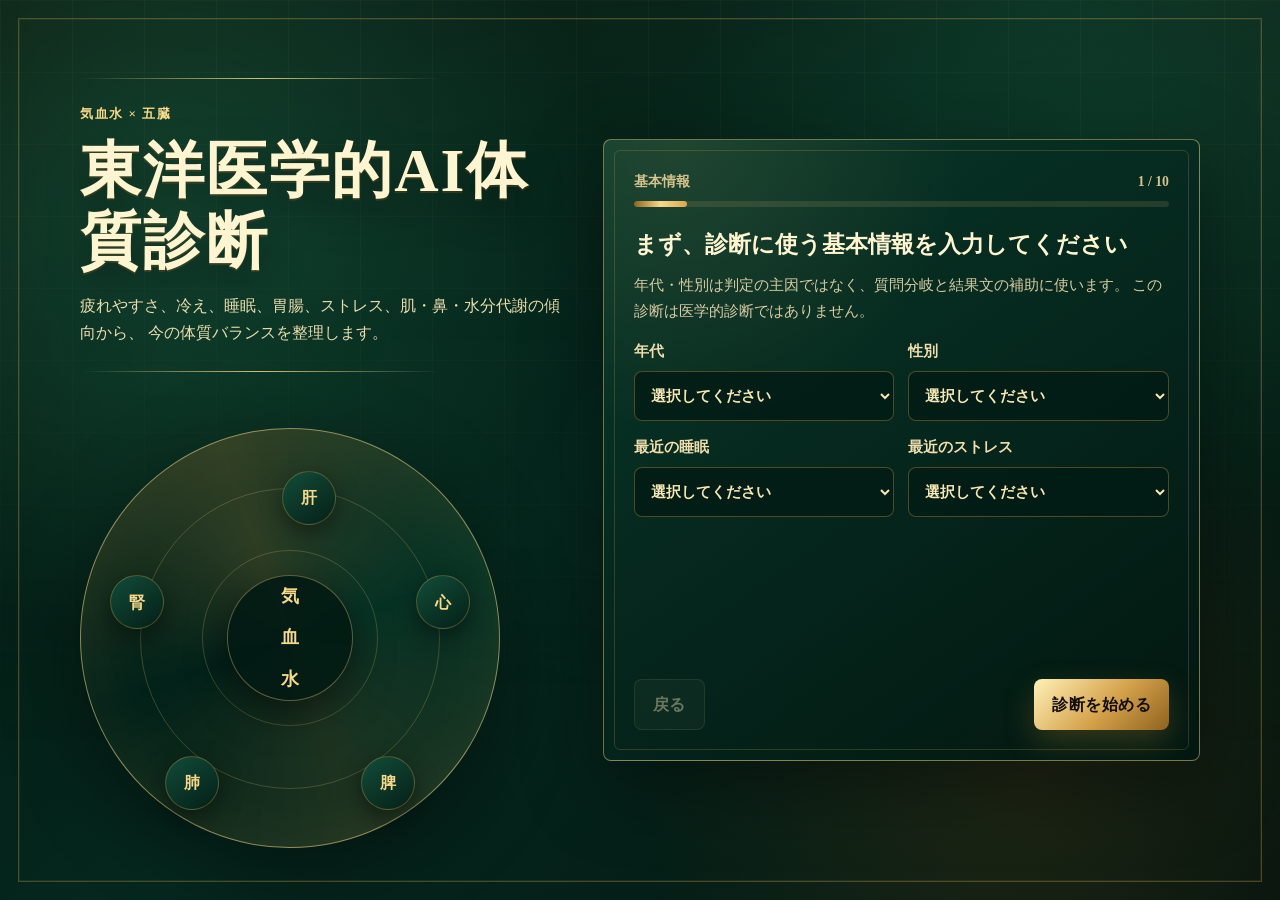
<file: public/index.html>
<!doctype html>
<html lang="ja">
  <head>
    <meta charset="utf-8">
    <meta name="viewport" content="width=device-width, initial-scale=1">
    <title>東洋医学的AI体質診断 | 気血水 × 五臓</title>
    <link rel="stylesheet" href="./styles.css">
  </head>
  <body>
    <main class="app-shell">
      <section class="intro" aria-labelledby="page-title">
        <div class="intro__copy">
          <p class="eyebrow">気血水 × 五臓</p>
          <h1 id="page-title">東洋医学的AI体質診断</h1>
          <p>
            疲れやすさ、冷え、睡眠、胃腸、ストレス、肌・鼻・水分代謝の傾向から、
            今の体質バランスを整理します。
          </p>
        </div>
        <div class="balance-map" aria-label="気血水と五臓の概念図">
          <div class="map-core">
            <span>気</span>
            <span>血</span>
            <span>水</span>
          </div>
          <div class="organ organ--liver">肝</div>
          <div class="organ organ--heart">心</div>
          <div class="organ organ--spleen">脾</div>
          <div class="organ organ--lung">肺</div>
          <div class="organ organ--kidney">腎</div>
        </div>
      </section>

      <section class="diagnosis-panel" aria-live="polite">
        <div class="progress">
          <div class="progress__text">
            <span id="phaseLabel">基本情報</span>
            <span id="progressCount">1 / 1</span>
          </div>
          <div class="progress__bar" aria-hidden="true">
            <span id="progressBar"></span>
          </div>
        </div>

        <form id="diagnosisForm" novalidate>
          <div id="screen"></div>
          <div class="actions">
            <button class="button button--ghost" type="button" id="backButton">戻る</button>
            <button class="button button--primary" type="submit" id="nextButton">次へ</button>
          </div>
        </form>
      </section>
    </main>

    <template id="welcomeTemplate">
      <div class="screen-block">
        <h2>まず、診断に使う基本情報を入力してください</h2>
        <p class="note">
          年代・性別は判定の主因ではなく、質問分岐と結果文の補助に使います。
          この診断は医学的診断ではありません。
        </p>
        <div class="field-grid">
          <label>
            年代
            <select name="ageBand" required>
              <option value="">選択してください</option>
              <option value="teens">10代</option>
              <option value="20s">20代</option>
              <option value="30s">30代</option>
              <option value="40s">40代</option>
              <option value="50s">50代</option>
              <option value="60s">60代</option>
              <option value="70plus">70代以上</option>
            </select>
          </label>
          <label>
            性別
            <select name="gender" required>
              <option value="">選択してください</option>
              <option value="female">女性</option>
              <option value="male">男性</option>
              <option value="other">その他・回答しない</option>
            </select>
          </label>
          <label>
            最近の睡眠
            <select name="sleep" required>
              <option value="">選択してください</option>
              <option value="stable">おおむね安定</option>
              <option value="light">浅い・夢が多い</option>
              <option value="short">短い・寝不足</option>
              <option value="irregular">かなり不規則</option>
            </select>
          </label>
          <label>
            最近のストレス
            <select name="stress" required>
              <option value="">選択してください</option>
              <option value="low">少ない</option>
              <option value="moderate">普通</option>
              <option value="high">多い</option>
              <option value="veryHigh">かなり多い</option>
            </select>
          </label>
        </div>
      </div>
    </template>

    <script src="./app.js"></script>
  </body>
</html>
</file>
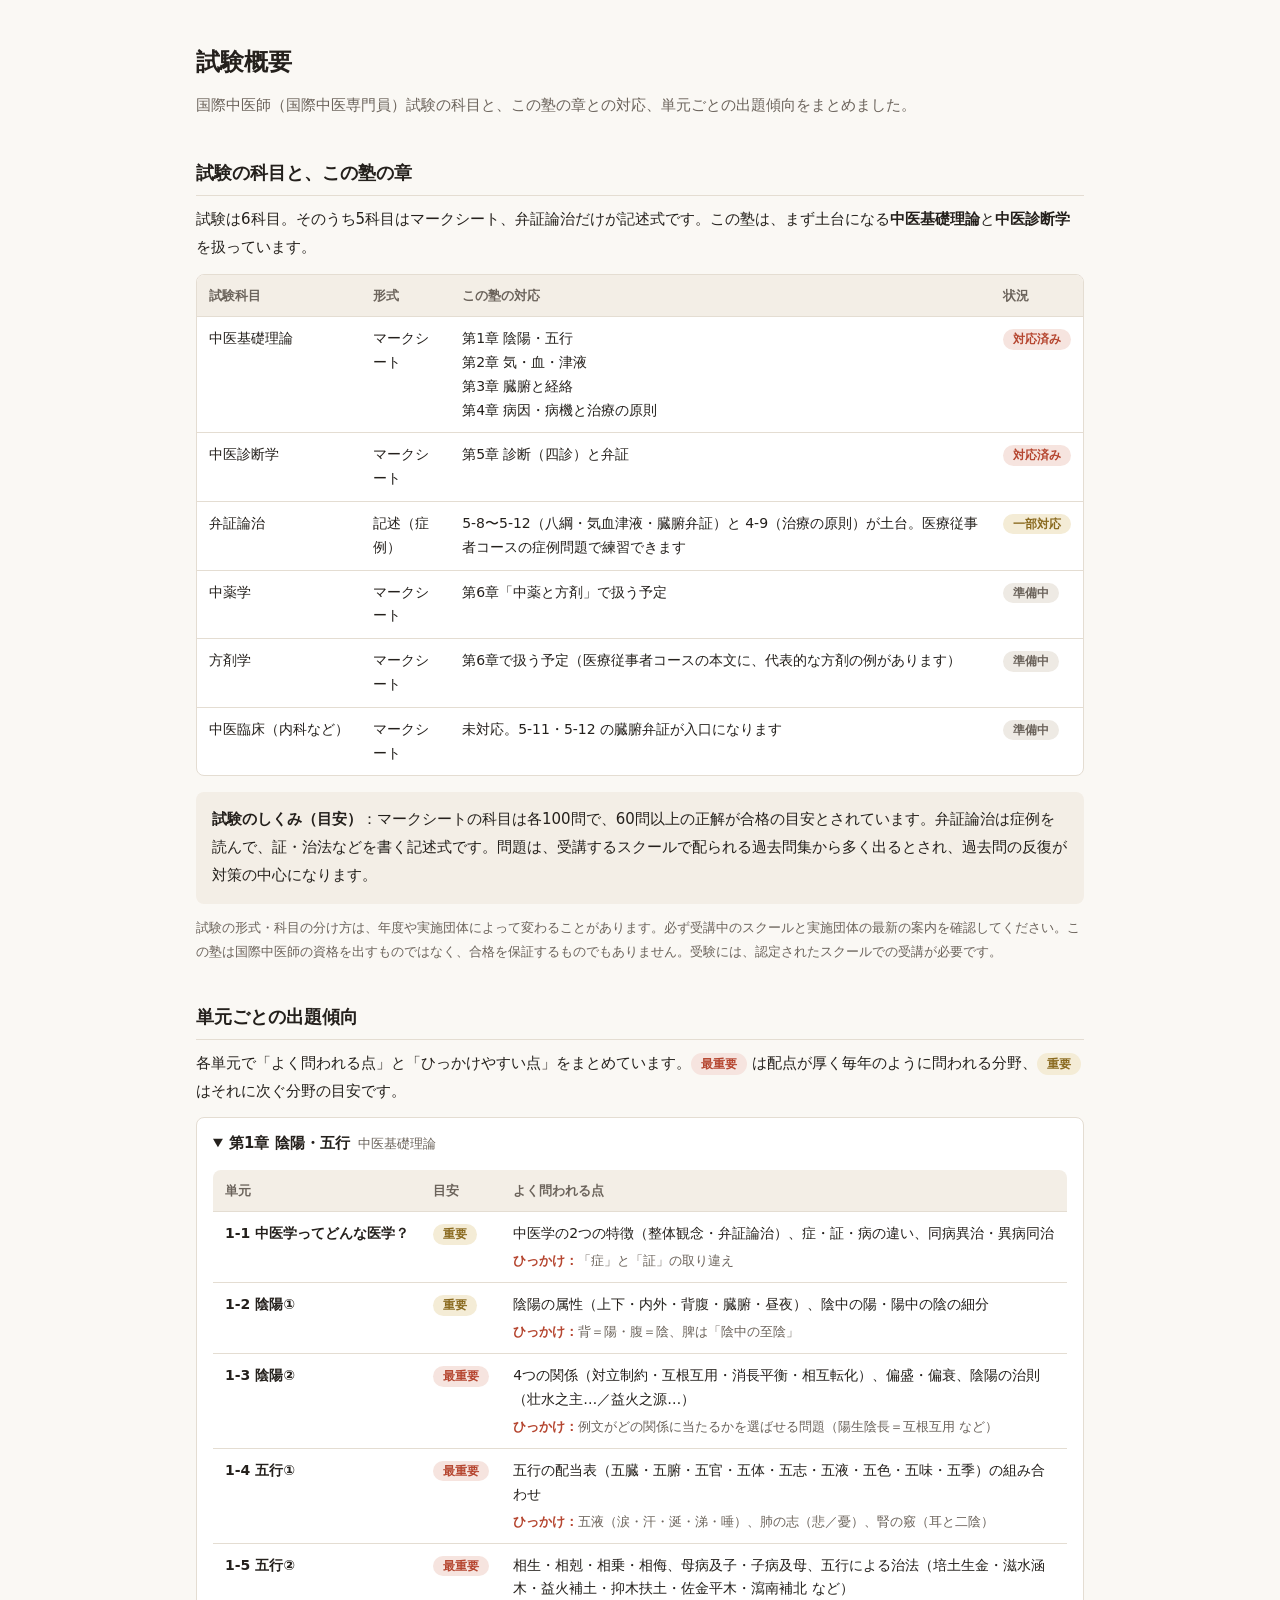
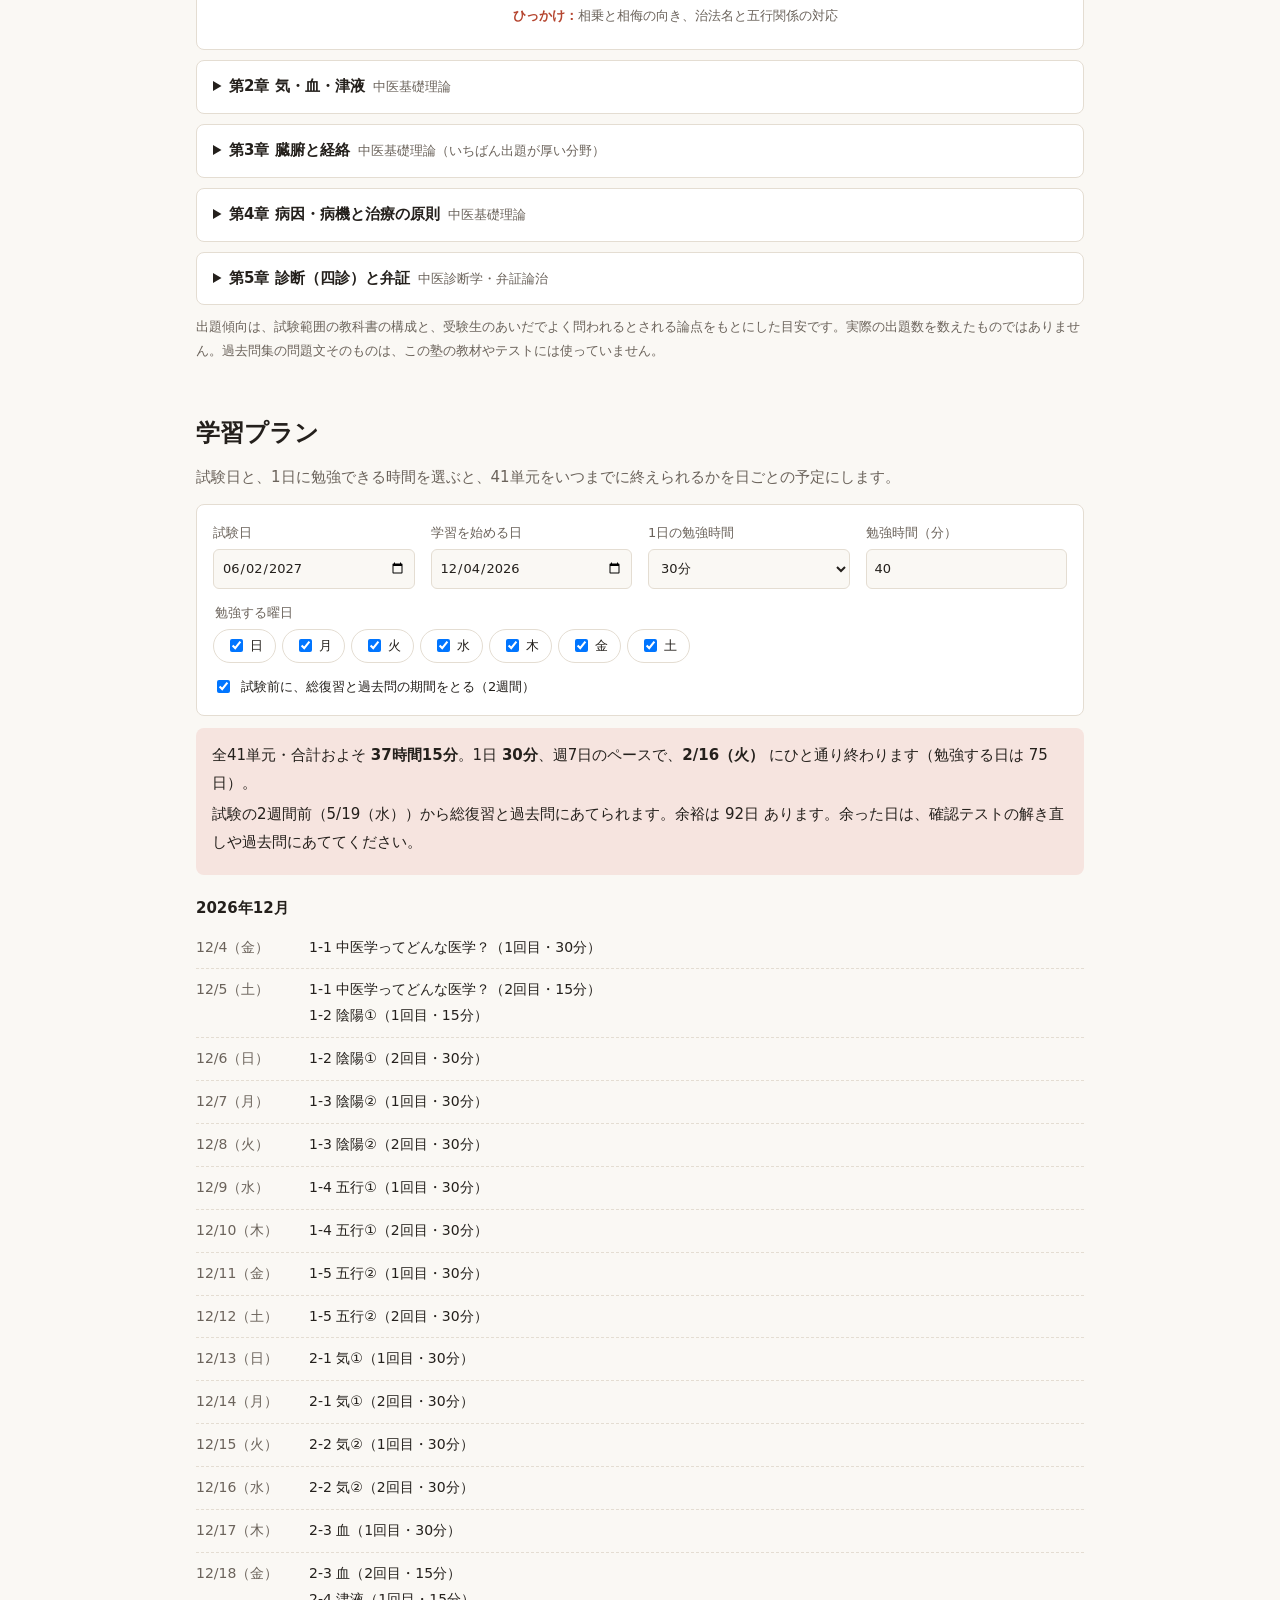
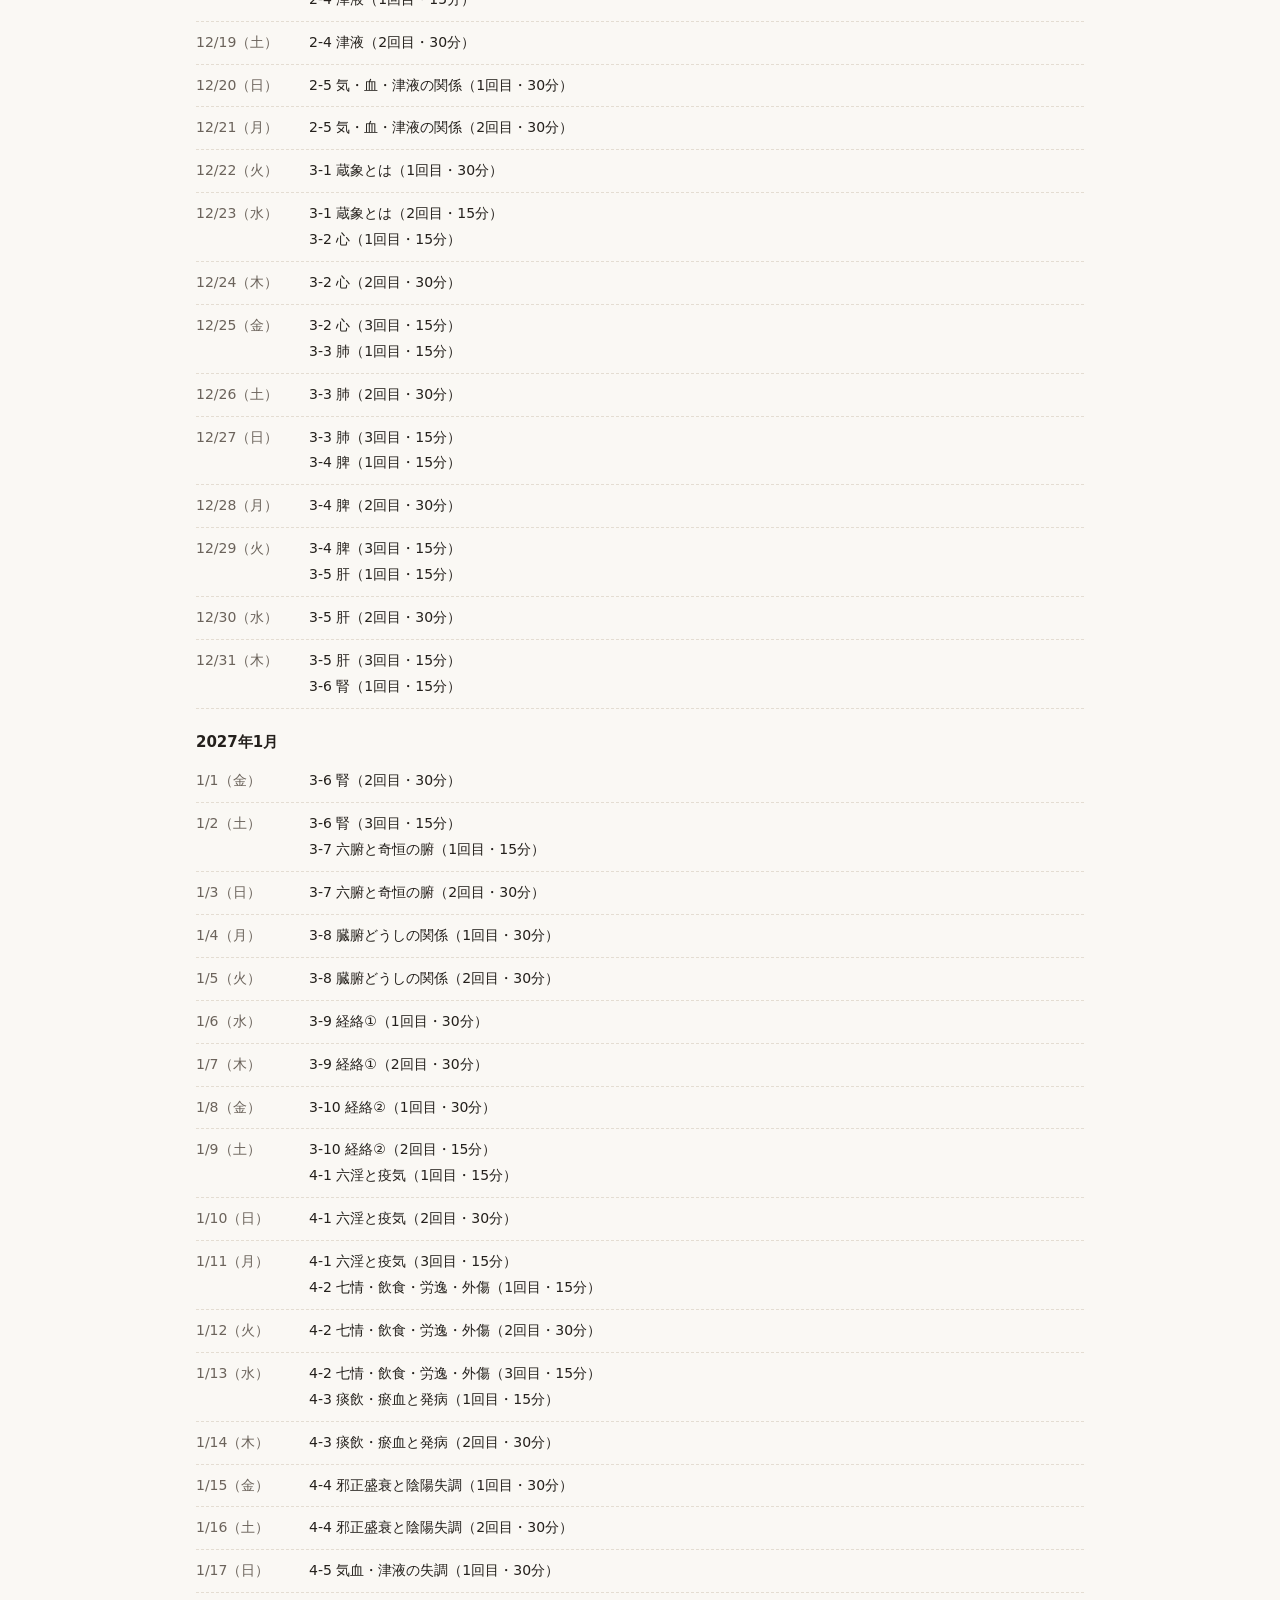
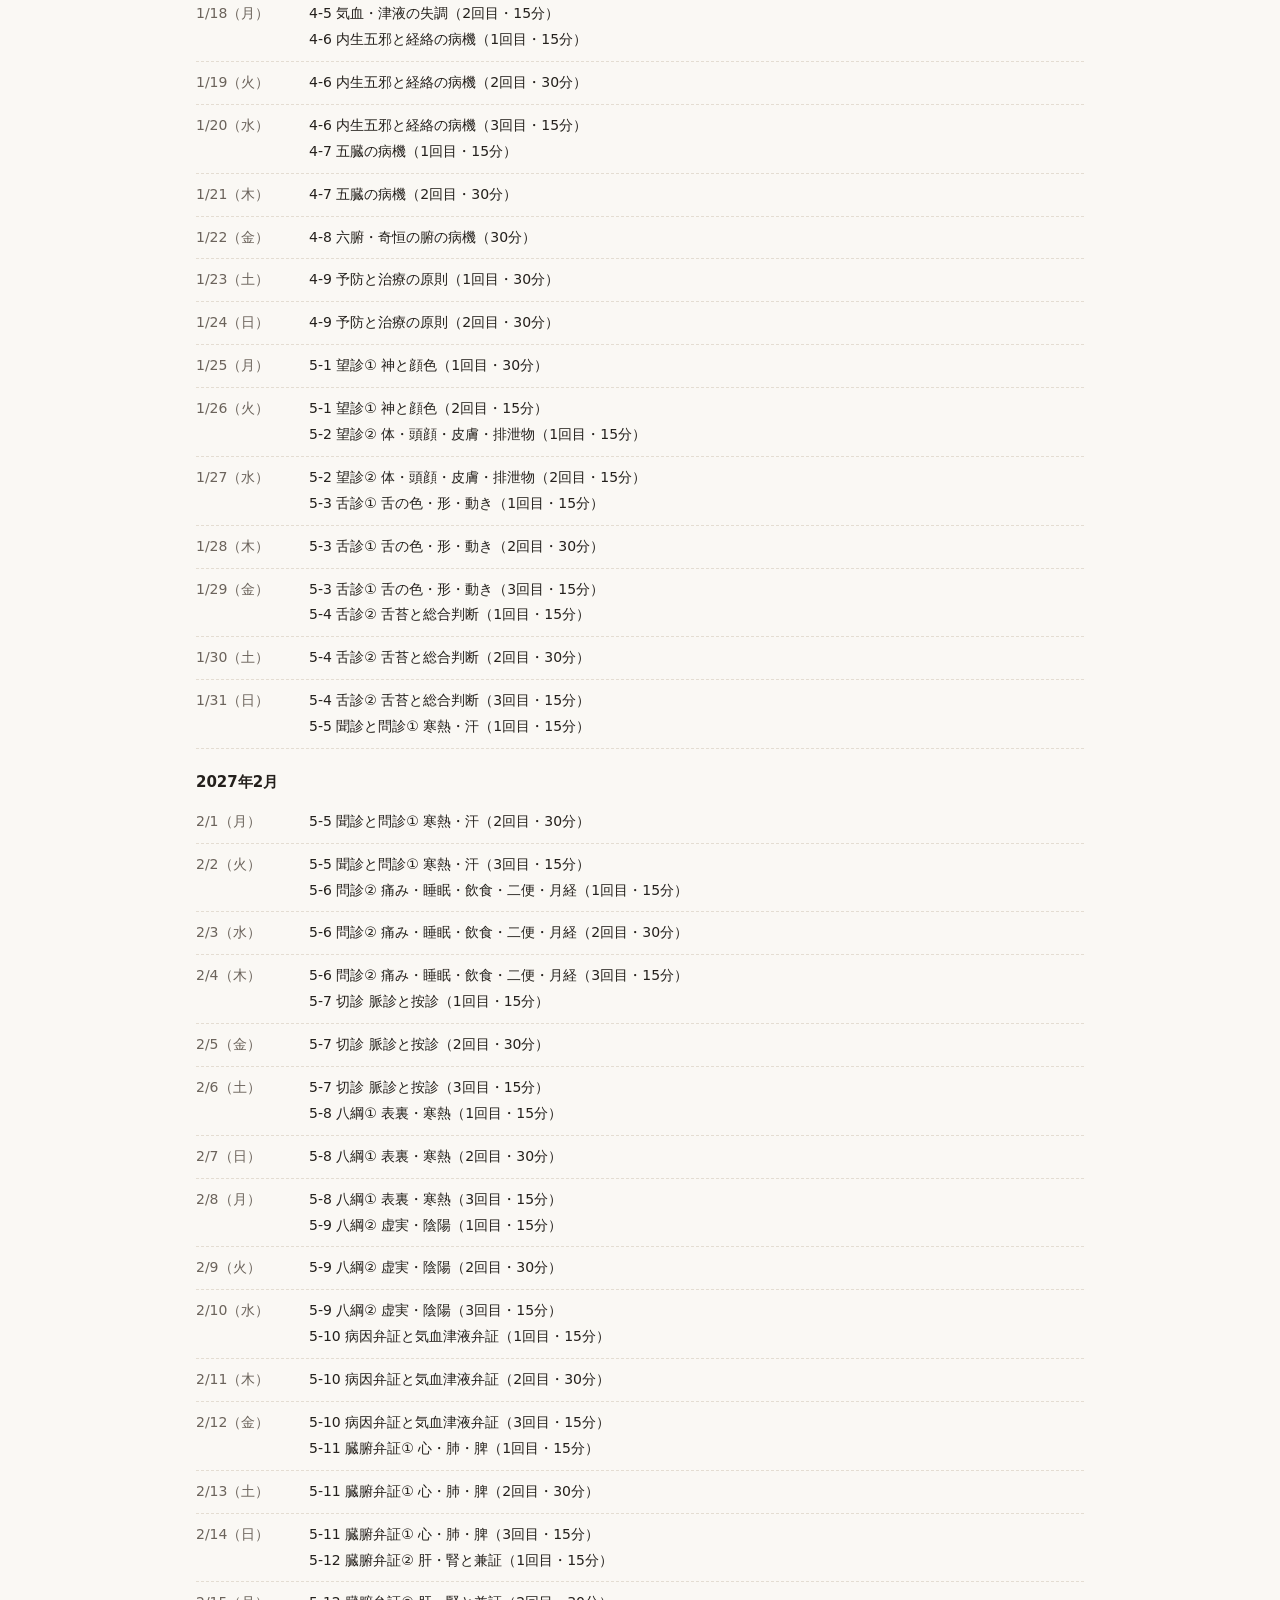
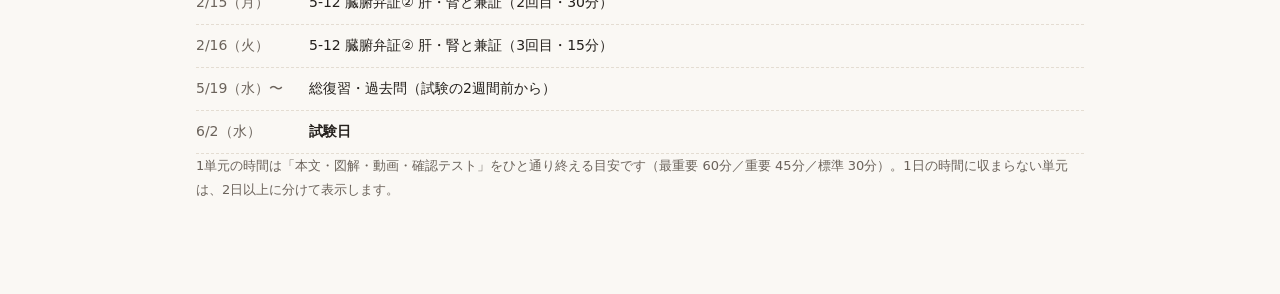
<file: school-drafts/exam-overview.html>
<!doctype html>
<html lang="ja">
<head>
<meta charset="utf-8">
<meta name="viewport" content="width=device-width, initial-scale=1">
<title>試験概要と出題傾向</title>
<style>
  :root {
    --bg: #faf8f4; --surface: #ffffff; --ink: #24201c; --sub: #6b635b;
    --line: #e4ddd2; --tint: #f3eee6; --accent: #b5452f; --accent-soft: #f6e4df;
    --hi: #b5452f; --hi-bg: #f6e4df; --mid: #8a6a1f; --mid-bg: #f4ecd6;
    --off: #6b635b; --off-bg: #eeeae4;
  }
  @media (prefers-color-scheme: dark) {
    :root:not([data-theme="light"]) {
      --bg: #1b1916; --surface: #23201c; --ink: #ece6dc; --sub: #a89f94;
      --line: #3a352f; --tint: #2b2722; --accent: #e0826c; --accent-soft: #3d2620;
      --hi: #ef9a86; --hi-bg: #3d2620; --mid: #dcc07a; --mid-bg: #3a3120;
      --off: #a89f94; --off-bg: #2b2722;
    }
  }
  :root[data-theme="dark"] {
    --bg: #1b1916; --surface: #23201c; --ink: #ece6dc; --sub: #a89f94;
    --line: #3a352f; --tint: #2b2722; --accent: #e0826c; --accent-soft: #3d2620;
    --hi: #ef9a86; --hi-bg: #3d2620; --mid: #dcc07a; --mid-bg: #3a3120;
    --off: #a89f94; --off-bg: #2b2722;
  }
  * { box-sizing: border-box; }
  body { margin: 0; background: var(--bg); color: var(--ink);
    font-family: "Noto Sans JP", system-ui, sans-serif; font-size: 15px; line-height: 1.85; }
  .wrap { max-width: 920px; margin: 0 auto; padding: 40px 16px 80px; }
  h2 { font-size: 24px; margin: 0 0 8px; }
  h3 { font-size: 18px; margin: 36px 0 10px; padding-bottom: 6px; border-bottom: 1px solid var(--line); }
  p { margin: 0 0 12px; }
  .lead { color: var(--sub); }
  .table-wrap { overflow-x: auto; margin: 12px 0 16px; border: 1px solid var(--line);
    border-radius: 8px; background: var(--surface); }
  table { width: 100%; border-collapse: collapse; font-size: 14px; line-height: 1.7; }
  th, td { text-align: left; vertical-align: top; padding: 10px 12px; border-bottom: 1px solid var(--line); }
  th { background: var(--tint); font-size: 12.5px; color: var(--sub); white-space: nowrap; }
  tr:last-child td { border-bottom: 0; }
  .nowrap { white-space: nowrap; }
  .tag { display: inline-block; font-size: 12px; font-weight: 700; padding: 0 10px;
    border-radius: 999px; white-space: nowrap; }
  .tag.hi { color: var(--hi); background: var(--hi-bg); }
  .tag.mid { color: var(--mid); background: var(--mid-bg); }
  .tag.off { color: var(--off); background: var(--off-bg); }
  details { background: var(--surface); border: 1px solid var(--line); border-radius: 8px; margin: 10px 0; }
  summary { cursor: pointer; padding: 12px 16px; font-weight: 700; }
  summary small { font-weight: 400; color: var(--sub); margin-left: 8px; }
  details > .body { padding: 0 16px 12px; }
  details .table-wrap { border: 0; margin: 0; }
  .unit { font-weight: 700; white-space: nowrap; }
  .trap { color: var(--sub); font-size: 13px; display: block; margin-top: 4px; }
  .trap::before { content: "ひっかけ："; color: var(--accent); font-weight: 700; }
  .note { font-size: 13px; color: var(--sub); }
  .box { background: var(--tint); border-radius: 8px; padding: 14px 16px; margin: 12px 0; }
  .box p:last-child { margin: 0; }
  .plan-form { display: grid; grid-template-columns: repeat(auto-fit, minmax(200px, 1fr)); gap: 12px 16px;
    background: var(--surface); border: 1px solid var(--line); border-radius: 8px; padding: 16px; margin: 12px 0; }
  .plan-form label { display: flex; flex-direction: column; gap: 4px; font-size: 13px; color: var(--sub); }
  .plan-form input, .plan-form select { font: inherit; color: var(--ink); background: var(--bg);
    border: 1px solid var(--line); border-radius: 6px; padding: 6px 8px; min-height: 40px; }
  .plan-form fieldset { grid-column: 1 / -1; border: 0; padding: 0; margin: 0; }
  .plan-form legend { font-size: 13px; color: var(--sub); margin-bottom: 4px; }
  .plan-form .check { grid-column: 1 / -1; flex-direction: row; align-items: center; gap: 8px; color: var(--ink); }
  .plan-form .check input { min-height: 0; }
  .days { display: flex; flex-wrap: wrap; gap: 6px; }
  .days label { flex-direction: row; align-items: center; gap: 4px; border: 1px solid var(--line);
    border-radius: 999px; padding: 4px 12px; color: var(--ink); cursor: pointer; }
  .days input { min-height: 0; }
  .plan-summary { background: var(--accent-soft); border-radius: 8px; padding: 14px 16px; margin: 12px 0; }
  .plan-summary p { margin: 0 0 4px; }
  .plan-summary .warn { color: var(--accent); font-weight: 700; }
  .plan-day { display: grid; grid-template-columns: 7.5em 1fr; gap: 8px; padding: 8px 0; border-bottom: 1px dashed var(--line); font-size: 14px; }
  .plan-day .date { color: var(--sub); white-space: nowrap; }
  .plan-month { font-weight: 700; margin: 20px 0 4px; }
</style>
</head>
<body>
<div class="wrap">

<!-- ここから：スクールの「試験概要」に差し込む部分 -->
<section id="exam-overview">
  <h2>試験概要</h2>
  <p class="lead">国際中医師（国際中医専門員）試験の科目と、この塾の章との対応、単元ごとの出題傾向をまとめました。</p>

  <h3>試験の科目と、この塾の章</h3>
  <p>試験は6科目。そのうち5科目はマークシート、弁証論治だけが記述式です。この塾は、まず土台になる<strong>中医基礎理論</strong>と<strong>中医診断学</strong>を扱っています。</p>
  <div class="table-wrap">
    <table>
      <thead><tr><th>試験科目</th><th>形式</th><th>この塾の対応</th><th>状況</th></tr></thead>
      <tbody>
        <tr><td class="nowrap">中医基礎理論</td><td>マークシート</td><td>第1章 陰陽・五行<br>第2章 気・血・津液<br>第3章 臓腑と経絡<br>第4章 病因・病機と治療の原則</td><td><span class="tag hi">対応済み</span></td></tr>
        <tr><td class="nowrap">中医診断学</td><td>マークシート</td><td>第5章 診断（四診）と弁証</td><td><span class="tag hi">対応済み</span></td></tr>
        <tr><td class="nowrap">弁証論治</td><td>記述（症例）</td><td>5-8〜5-12（八綱・気血津液・臓腑弁証）と 4-9（治療の原則）が土台。医療従事者コースの症例問題で練習できます</td><td><span class="tag mid">一部対応</span></td></tr>
        <tr><td class="nowrap">中薬学</td><td>マークシート</td><td>第6章「中薬と方剤」で扱う予定</td><td><span class="tag off">準備中</span></td></tr>
        <tr><td class="nowrap">方剤学</td><td>マークシート</td><td>第6章で扱う予定（医療従事者コースの本文に、代表的な方剤の例があります）</td><td><span class="tag off">準備中</span></td></tr>
        <tr><td class="nowrap">中医臨床（内科など）</td><td>マークシート</td><td>未対応。5-11・5-12 の臓腑弁証が入口になります</td><td><span class="tag off">準備中</span></td></tr>
      </tbody>
    </table>
  </div>
  <div class="box">
    <p><strong>試験のしくみ（目安）</strong>：マークシートの科目は各100問で、60問以上の正解が合格の目安とされています。弁証論治は症例を読んで、証・治法などを書く記述式です。問題は、受講するスクールで配られる過去問集から多く出るとされ、過去問の反復が対策の中心になります。</p>
  </div>
  <p class="note">試験の形式・科目の分け方は、年度や実施団体によって変わることがあります。必ず受講中のスクールと実施団体の最新の案内を確認してください。この塾は国際中医師の資格を出すものではなく、合格を保証するものでもありません。受験には、認定されたスクールでの受講が必要です。</p>

  <h3>単元ごとの出題傾向</h3>
  <p>各単元で「よく問われる点」と「ひっかけやすい点」をまとめています。<span class="tag hi">最重要</span> は配点が厚く毎年のように問われる分野、<span class="tag mid">重要</span> はそれに次ぐ分野の目安です。</p>

  <details open>
    <summary>第1章 陰陽・五行<small>中医基礎理論</small></summary>
    <div class="body"><div class="table-wrap"><table>
      <thead><tr><th>単元</th><th>目安</th><th>よく問われる点</th></tr></thead>
      <tbody>
        <tr><td class="unit">1-1 中医学ってどんな医学？</td><td><span class="tag mid">重要</span></td><td>中医学の2つの特徴（整体観念・弁証論治）、症・証・病の違い、同病異治・異病同治<span class="trap">「症」と「証」の取り違え</span></td></tr>
        <tr><td class="unit">1-2 陰陽①</td><td><span class="tag mid">重要</span></td><td>陰陽の属性（上下・内外・背腹・臓腑・昼夜）、陰中の陽・陽中の陰の細分<span class="trap">背＝陽・腹＝陰、脾は「陰中の至陰」</span></td></tr>
        <tr><td class="unit">1-3 陰陽②</td><td><span class="tag hi">最重要</span></td><td>4つの関係（対立制約・互根互用・消長平衡・相互転化）、偏盛・偏衰、陰陽の治則（壮水之主…／益火之源…）<span class="trap">例文がどの関係に当たるかを選ばせる問題（陽生陰長＝互根互用 など）</span></td></tr>
        <tr><td class="unit">1-4 五行①</td><td><span class="tag hi">最重要</span></td><td>五行の配当表（五臓・五腑・五官・五体・五志・五液・五色・五味・五季）の組み合わせ<span class="trap">五液（涙・汗・涎・涕・唾）、肺の志（悲／憂）、腎の竅（耳と二陰）</span></td></tr>
        <tr><td class="unit">1-5 五行②</td><td><span class="tag hi">最重要</span></td><td>相生・相剋・相乗・相侮、母病及子・子病及母、五行による治法（培土生金・滋水涵木・益火補土・抑木扶土・佐金平木・瀉南補北 など）<span class="trap">相乗と相侮の向き、治法名と五行関係の対応</span></td></tr>
      </tbody>
    </table></div></div>
  </details>

  <details>
    <summary>第2章 気・血・津液<small>中医基礎理論</small></summary>
    <div class="body"><div class="table-wrap"><table>
      <thead><tr><th>単元</th><th>目安</th><th>よく問われる点</th></tr></thead>
      <tbody>
        <tr><td class="unit">2-1 気①</td><td><span class="tag hi">最重要</span></td><td>気の生成（先天の精気・水穀の精微・清気）とかかわる臓、気の働き（推動・温煦・防御・固摂・気化）<span class="trap">症状から「どの働きの失調か」を選ぶ問題</span></td></tr>
        <tr><td class="unit">2-2 気②</td><td><span class="tag hi">最重要</span></td><td>気機（升降出入）と気滞・気逆・気陥・気閉・気脱、元気・宗気・営気・衛気の生成・分布・働き<span class="trap">宗気は胸中に集まり「息道を走り心脈を貫く」、衛気は脈外・営気は脈中</span></td></tr>
        <tr><td class="unit">2-3 血</td><td><span class="tag mid">重要</span></td><td>血の生成（脾胃・心肺・腎精）、血の働き、血の運行にかかわる臓（心・肺・脾・肝）<span class="trap">脾＝統血、肝＝蔵血の取り違え</span></td></tr>
        <tr><td class="unit">2-4 津液</td><td><span class="tag mid">重要</span></td><td>津と液の違い（性状・分布・働き）、生成・輸布・排泄にかかわる臓（脾・肺・腎・三焦・膀胱）<span class="trap">津＝清く薄い／液＝濃く粘る、の逆転</span></td></tr>
        <tr><td class="unit">2-5 気・血・津液の関係</td><td><span class="tag hi">最重要</span></td><td>気為血之帥・血為気之母、気能生血・行血・摂血、津血同源、気随血脱・気随津脱<span class="trap">「奪血者無汗、奪汗者無血」の意味</span></td></tr>
      </tbody>
    </table></div></div>
  </details>

  <details>
    <summary>第3章 臓腑と経絡<small>中医基礎理論（いちばん出題が厚い分野）</small></summary>
    <div class="body"><div class="table-wrap"><table>
      <thead><tr><th>単元</th><th>目安</th><th>よく問われる点</th></tr></thead>
      <tbody>
        <tr><td class="unit">3-1 蔵象とは</td><td><span class="tag mid">重要</span></td><td>五臓・六腑・奇恒の腑の分け方と特徴（蔵して瀉さず／瀉して蔵さず）、奇恒の腑の6つ<span class="trap">胆は六腑と奇恒の腑の両方に入る</span></td></tr>
        <tr><td class="unit">3-2 心</td><td><span class="tag hi">最重要</span></td><td>心主血脈・心蔵神、心の竅・華・液・志・体、心包<span class="trap">心の竅＝舌、液＝汗</span></td></tr>
        <tr><td class="unit">3-3 肺</td><td><span class="tag hi">最重要</span></td><td>肺主気・司呼吸、宣発と粛降、通調水道（水の上源）、朝百脈・主治節<span class="trap">宣発の失調と粛降の失調で出る症状の振り分け</span></td></tr>
        <tr><td class="unit">3-4 脾</td><td><span class="tag hi">最重要</span></td><td>運化（水穀・水湿）、昇清、統血、後天の本、喜燥悪湿<span class="trap">脾気下陥と脾不統血の症状の区別</span></td></tr>
        <tr><td class="unit">3-5 肝</td><td><span class="tag hi">最重要</span></td><td>疏泄（気機・情志・消化・血と津液・月経）、蔵血、筋・爪・目・涙・怒<span class="trap">疏泄の「不及」と「太過」の症状</span></td></tr>
        <tr><td class="unit">3-6 腎</td><td><span class="tag hi">最重要</span></td><td>蔵精（先天・後天）と生長・発育・生殖、主水、主納気、腎陰・腎陽と命門、先天の本<span class="trap">腎の竅（耳・二陰）、華＝髪、液＝唾</span></td></tr>
        <tr><td class="unit">3-7 六腑と奇恒の腑</td><td><span class="tag mid">重要</span></td><td>各腑の働き（小腸の受盛化物・泌別清濁 など）、三焦の部位と働き（上焦如霧・中焦如漚・下焦如瀆）、女子胞と天癸<span class="trap">三焦の上・中・下にどの臓が入るか</span></td></tr>
        <tr><td class="unit">3-8 臓腑どうしの関係</td><td><span class="tag hi">最重要</span></td><td>臓と臓（心腎相交・肝腎同源・肺と腎・脾と腎・肝と脾 など）、臓と腑の表裏の組み合わせ<span class="trap">心と小腸、心包と三焦の表裏</span></td></tr>
        <tr><td class="unit">3-9 経絡①</td><td><span class="tag hi">最重要</span></td><td>十二経脈の名前・走行の向き・交わる場所・流注の順番・表裏、体の前中後への分布<span class="trap">流注の順番と、どこで次の経脈につながるか</span></td></tr>
        <tr><td class="unit">3-10 経絡②</td><td><span class="tag mid">重要</span></td><td>奇経八脈の働き（督脈＝陽脈の海、任脈＝陰脈の海、衝脈＝血海・十二経脈の海、帯脈 など）、経絡の働きと応用<span class="trap">督・任・衝が「一源三岐」で胞中から起こる</span></td></tr>
      </tbody>
    </table></div></div>
  </details>

  <details>
    <summary>第4章 病因・病機と治療の原則<small>中医基礎理論</small></summary>
    <div class="body"><div class="table-wrap"><table>
      <thead><tr><th>単元</th><th>目安</th><th>よく問われる点</th></tr></thead>
      <tbody>
        <tr><td class="unit">4-1 六淫と疫気</td><td><span class="tag hi">最重要</span></td><td>六淫それぞれの性質と病の特徴（風は百病の長・寒は凝滞収引・湿は重濁粘滞・燥は肺を傷る・火は生風動血 など）、疫気の特徴<span class="trap">性質の説明文から邪を選ぶ問題</span></td></tr>
        <tr><td class="unit">4-2 七情・飲食・労逸・外傷</td><td><span class="tag hi">最重要</span></td><td>七情と傷られる臓、気機の乱れ（怒則気上・喜則気緩・悲則気消・恐則気下・驚則気乱・思則気結）、五労所傷<span class="trap">「久視傷血・久臥傷気・久坐傷肉…」の組み合わせ</span></td></tr>
        <tr><td class="unit">4-3 痰飲・瘀血と発病</td><td><span class="tag mid">重要</span></td><td>痰飲・瘀血ができる原因と病の特徴（瘀血の痛みは刺すよう・場所が決まる・夜に強まる）、正気と邪気による発病の原理<span class="trap">「正気存内、邪不可干」「邪之所湊、其気必虚」</span></td></tr>
        <tr><td class="unit">4-4 邪正盛衰と陰陽失調</td><td><span class="tag hi">最重要</span></td><td>虚実（邪気盛則実・精気奪則虚）、虚実の錯雑と真仮、陰陽の偏盛・偏衰・互損・格拒、亡陰・亡陽<span class="trap">実熱（陽盛）と虚熱（陰虚）、真寒仮熱と真熱仮寒</span></td></tr>
        <tr><td class="unit">4-5 気血・津液の失調</td><td><span class="tag mid">重要</span></td><td>気虚・気機失調、血虚・血瘀・出血、津液不足と水湿の停滞、気血・気津の関係の失調<span class="trap">気不摂血と血熱の出血の違い</span></td></tr>
        <tr><td class="unit">4-6 内生五邪と経絡の病機</td><td><span class="tag hi">最重要</span></td><td>内風の4型（肝陽化風・熱極生風・陰虚風動・血虚生風）、寒従中生・湿濁内生・津傷化燥・火熱内生<span class="trap">内風の4型の見分け</span></td></tr>
        <tr><td class="unit">4-7 五臓の病機</td><td><span class="tag mid">重要</span></td><td>五臓それぞれの虚実の病機（心気虚・心陽虚、肝気鬱結・肝火上炎・肝陽上亢 など）。第5章の臓腑弁証の土台</td></tr>
        <tr><td class="unit">4-8 六腑・奇恒の腑の病機</td><td><span class="tag off">標準</span></td><td>胃気上逆・膀胱の気化不利 など六腑の病機、脳・髄・骨・女子胞の病機</td></tr>
        <tr><td class="unit">4-9 予防と治療の原則</td><td><span class="tag hi">最重要</span></td><td>治未病（未病先防・既病防変）、治病求本、正治と反治（熱因熱用・寒因寒用・塞因塞用・通因通用）、標本緩急、扶正祛邪、三因制宜<span class="trap">正治と反治の区別。弁証論治の記述で「治法」を書く土台にもなる</span></td></tr>
      </tbody>
    </table></div></div>
  </details>

  <details>
    <summary>第5章 診断（四診）と弁証<small>中医診断学・弁証論治</small></summary>
    <div class="body"><div class="table-wrap"><table>
      <thead><tr><th>単元</th><th>目安</th><th>よく問われる点</th></tr></thead>
      <tbody>
        <tr><td class="unit">5-1 望診① 神と顔色</td><td><span class="tag mid">重要</span></td><td>四診合参、得神・少神・失神・仮神、五色の主病（青・赤・黄・白・黒）<span class="trap">仮神（一時的に元気に見える）</span></td></tr>
        <tr><td class="unit">5-2 望診② 体・頭顔・皮膚・排泄物</td><td><span class="tag off">標準</span></td><td>体つきと姿勢、斑と疹、小児の示指絡脈（三関と色・浮沈の読み方）、排泄物の見方</td></tr>
        <tr><td class="unit">5-3 舌診① 舌の色・形・動き</td><td><span class="tag hi">最重要</span></td><td>舌の部位と臓腑、舌色（淡白・淡紅・紅・絳・青紫）と主病、舌形（胖大・歯痕・裂紋・点刺 など）、舌態<span class="trap">紅舌と絳舌の違い</span></td></tr>
        <tr><td class="unit">5-4 舌診② 舌苔と総合判断</td><td><span class="tag hi">最重要</span></td><td>苔の厚薄・潤燥・膩腐・剥落と苔色（白・黄・灰黒）の主病、舌質と舌苔を合わせた読み<span class="trap">剥落苔・鏡面舌＝胃陰（胃気）の損傷</span></td></tr>
        <tr><td class="unit">5-5 聞診と問診① 寒熱・汗</td><td><span class="tag hi">最重要</span></td><td>悪寒発熱・但寒不熱・但熱不寒（壮熱・潮熱・微熱）・寒熱往来、自汗・盗汗・戦汗・絶汗 など<span class="trap">潮熱の3型（陽明・陰虚・湿温）</span></td></tr>
        <tr><td class="unit">5-6 問診② 痛み・睡眠・飲食・二便・月経</td><td><span class="tag hi">最重要</span></td><td>痛みの性質（脹痛＝気滞、刺痛＝瘀血、重痛＝湿、隠痛＝虚 など）と部位、口渇・口味、便と尿、月経・帯下<span class="trap">痛みの性質と原因の組み合わせ、五更泄瀉</span></td></tr>
        <tr><td class="unit">5-7 切診 脈診と按診</td><td><span class="tag hi">最重要</span></td><td>寸口の三部と臓腑、平脈、二十八脈の形と主病、相兼脈、按診<span class="trap">促・結・代の区別、濡・弱・細の区別</span></td></tr>
        <tr><td class="unit">5-8 八綱① 表裏・寒熱</td><td><span class="tag hi">最重要</span></td><td>表証・裏証・半表半裏、寒証・熱証の見分け、寒熱錯雑と寒熱の真仮<span class="trap">真寒仮熱と真熱仮寒</span></td></tr>
        <tr><td class="unit">5-9 八綱② 虚実・陰陽</td><td><span class="tag hi">最重要</span></td><td>虚証・実証、虚実錯雑と真仮、陰証・陽証、亡陰・亡陽の見分け（汗・脈・手足）</td></tr>
        <tr><td class="unit">5-10 病因弁証と気血津液弁証</td><td><span class="tag hi">最重要</span></td><td>六淫の証、気虚・気陥・気滞・気逆、血虚・血瘀・血熱・血寒、痰・飲・水停・津液不足の証<span class="trap">弁証論治の記述でも土台になる</span></td></tr>
        <tr><td class="unit">5-11 臓腑弁証① 心・肺・脾</td><td><span class="tag hi">最重要</span></td><td>心・肺・脾（胃・小腸・大腸を含む）の各証の主症状と舌脈<span class="trap">弁証論治の記述問題で、証名と根拠を書く練習に直結</span></td></tr>
        <tr><td class="unit">5-12 臓腑弁証② 肝・腎と兼証</td><td><span class="tag hi">最重要</span></td><td>肝・腎（胆・膀胱を含む）の各証、臓腑兼証（心脾両虚・心腎不交・肝脾不調・肝胃不和・脾腎陽虚・肝腎陰虚 など）<span class="trap">似た兼証の見分け。弁証論治の記述に直結</span></td></tr>
      </tbody>
    </table></div></div>
  </details>

  <p class="note">出題傾向は、試験範囲の教科書の構成と、受験生のあいだでよく問われるとされる論点をもとにした目安です。実際の出題数を数えたものではありません。過去問集の問題文そのものは、この塾の教材やテストには使っていません。</p>
</section>
<!-- ここまで -->

<!-- ここから：「学習プラン」に差し込む部分 -->
<section id="study-plan">
  <h2 style="margin-top:48px">学習プラン</h2>
  <p class="lead">試験日と、1日に勉強できる時間を選ぶと、41単元をいつまでに終えられるかを日ごとの予定にします。</p>

  <form class="plan-form" id="planForm">
    <label>試験日
      <input type="date" id="planExam">
    </label>
    <label>学習を始める日
      <input type="date" id="planStart">
    </label>
    <label>1日の勉強時間
      <select id="planMinutes">
        <option value="15">15分</option>
        <option value="30" selected>30分</option>
        <option value="45">45分</option>
        <option value="60">1時間</option>
        <option value="90">1時間30分</option>
        <option value="120">2時間</option>
        <option value="180">3時間</option>
        <option value="custom">自分で決める</option>
      </select>
    </label>
    <label id="planCustomWrap" hidden>勉強時間（分）
      <input type="number" id="planCustom" min="5" max="600" step="5" value="40" inputmode="numeric">
    </label>
    <fieldset>
      <legend>勉強する曜日</legend>
      <div class="days" id="planDays"></div>
    </fieldset>
    <label class="check"><input type="checkbox" id="planReview" checked> 試験前に、総復習と過去問の期間をとる（2週間）</label>
  </form>

  <div class="plan-summary" id="planSummary" aria-live="polite"></div>
  <div id="planList"></div>
  <p class="note">1単元の時間は「本文・図解・動画・確認テスト」をひと通り終える目安です（最重要 60分／重要 45分／標準 30分）。1日の時間に収まらない単元は、2日以上に分けて表示します。</p>
</section>
<!-- ここまで -->

</div>
<script>
(() => {
  // 単元の一覧と、1単元にかかる時間の目安（分）。最重要=60、重要=45、標準=30
  const UNITS = [
    ["1-1","中医学ってどんな医学？",45],["1-2","陰陽①",45],["1-3","陰陽②",60],["1-4","五行①",60],["1-5","五行②",60],
    ["2-1","気①",60],["2-2","気②",60],["2-3","血",45],["2-4","津液",45],["2-5","気・血・津液の関係",60],
    ["3-1","蔵象とは",45],["3-2","心",60],["3-3","肺",60],["3-4","脾",60],["3-5","肝",60],["3-6","腎",60],
    ["3-7","六腑と奇恒の腑",45],["3-8","臓腑どうしの関係",60],["3-9","経絡①",60],["3-10","経絡②",45],
    ["4-1","六淫と疫気",60],["4-2","七情・飲食・労逸・外傷",60],["4-3","痰飲・瘀血と発病",45],["4-4","邪正盛衰と陰陽失調",60],
    ["4-5","気血・津液の失調",45],["4-6","内生五邪と経絡の病機",60],["4-7","五臓の病機",45],["4-8","六腑・奇恒の腑の病機",30],
    ["4-9","予防と治療の原則",60],
    ["5-1","望診① 神と顔色",45],["5-2","望診② 体・頭顔・皮膚・排泄物",30],["5-3","舌診① 舌の色・形・動き",60],
    ["5-4","舌診② 舌苔と総合判断",60],["5-5","聞診と問診① 寒熱・汗",60],["5-6","問診② 痛み・睡眠・飲食・二便・月経",60],
    ["5-7","切診 脈診と按診",60],["5-8","八綱① 表裏・寒熱",60],["5-9","八綱② 虚実・陰陽",60],
    ["5-10","病因弁証と気血津液弁証",60],["5-11","臓腑弁証① 心・肺・脾",60],["5-12","臓腑弁証② 肝・腎と兼証",60]
  ];
  const REVIEW_DAYS = 14;
  const WD = ["日","月","火","水","木","金","土"];
  const KEY = "studyPlan.v1";
  const $ = id => document.getElementById(id);

  const iso = d => `${d.getFullYear()}-${String(d.getMonth()+1).padStart(2,"0")}-${String(d.getDate()).padStart(2,"0")}`;
  const parse = s => { const [y,m,d] = s.split("-").map(Number); return new Date(y, m-1, d); };
  const addDays = (d, n) => { const x = new Date(d); x.setDate(x.getDate()+n); return x; };
  const fmt = d => `${d.getMonth()+1}/${d.getDate()}（${WD[d.getDay()]}）`;
  const hm = m => m >= 60 ? `${Math.floor(m/60)}時間${m%60 ? m%60+"分" : ""}` : `${m}分`;

  // 曜日のチェックボックス
  $("planDays").innerHTML = WD.map((w,i) =>
    `<label><input type="checkbox" value="${i}" checked> ${w}</label>`).join("");

  // 保存した設定を読む（この端末のブラウザだけに残る）
  let saved = {};
  try { saved = JSON.parse(localStorage.getItem(KEY) || "{}"); } catch (e) {}
  const today = new Date(); today.setHours(0,0,0,0);
  $("planStart").value = saved.start || iso(today);
  $("planExam").value = saved.exam || iso(addDays(today, 180));
  if (saved.minutes) {
    const opt = [...$("planMinutes").options].some(o => o.value === String(saved.minutes));
    $("planMinutes").value = opt ? String(saved.minutes) : "custom";
    if (!opt) $("planCustom").value = saved.minutes;
  }
  if (Array.isArray(saved.days)) {
    $("planDays").querySelectorAll("input").forEach(c => c.checked = saved.days.includes(Number(c.value)));
  }
  if (typeof saved.review === "boolean") $("planReview").checked = saved.review;

  function minutesPerDay() {
    if ($("planMinutes").value === "custom") {
      return Math.min(600, Math.max(5, Math.round(Number($("planCustom").value) || 0)));
    }
    return Number($("planMinutes").value);
  }

  // 単元を日ごとに詰める。1日の時間に収まらない単元は複数日に分ける
  function schedule(start, perDay, days) {
    const out = [];
    let d = new Date(start), left = 0, entries = [];
    const nextStudyDay = () => { while (!days.includes(d.getDay())) d = addDays(d, 1); };
    nextStudyDay(); left = perDay;
    for (const [id, title, need] of UNITS) {
      let rest = need, part = 0;
      const parts = Math.ceil(need / perDay) > 1 || need > left;
      while (rest > 0) {
        // その日の残りが15分未満なら、単元の続きは翌日に回す（細切れを避ける）
        if (left <= 0 || (left < rest && left < Math.min(15, perDay) && entries.length)) {
          out.push({ date: d, entries }); entries = [];
          d = addDays(d, 1); nextStudyDay(); left = perDay;
        }
        const use = Math.min(rest, left);
        part++;
        entries.push({ id, title, min: use, part, split: parts && use < need });
        rest -= use; left -= use;
      }
    }
    if (entries.length) out.push({ date: d, entries });
    return out;
  }

  function render() {
    const perDay = minutesPerDay();
    const days = [...$("planDays").querySelectorAll("input:checked")].map(c => Number(c.value));
    const start = parse($("planStart").value || iso(today));
    const exam = $("planExam").value ? parse($("planExam").value) : null;
    const review = $("planReview").checked;
    $("planCustomWrap").hidden = $("planMinutes").value !== "custom";

    try {
      localStorage.setItem(KEY, JSON.stringify({ start: iso(start), exam: exam && iso(exam), minutes: perDay, days, review }));
    } catch (e) {}

    if (!days.length) {
      $("planSummary").innerHTML = `<p class="warn">勉強する曜日を1つ以上選んでください。</p>`;
      $("planList").innerHTML = ""; return;
    }

    const plan = schedule(start, perDay, days);
    const finish = plan[plan.length - 1].date;
    const total = UNITS.reduce((s,u) => s + u[2], 0);
    const lines = [
      `<p>全41単元・合計およそ <strong>${hm(total)}</strong>。1日 <strong>${hm(perDay)}</strong>、週${days.length}日のペースで、<strong>${fmt(finish)}</strong> にひと通り終わります（勉強する日は ${plan.length}日）。</p>`
    ];
    if (exam) {
      const deadline = review ? addDays(exam, -REVIEW_DAYS) : addDays(exam, -1);
      if (exam <= start) {
        lines.push(`<p class="warn">試験日が、学習を始める日より前になっています。</p>`);
      } else if (finish > deadline) {
        // 締め切りまでに使える勉強日の数から、必要な1日の時間を逆算する
        let n = 0;
        for (let x = new Date(start); x <= deadline; x = addDays(x, 1)) if (days.includes(x.getDay())) n++;
        const need = n > 0 ? Math.ceil(total / n / 5) * 5 : null;
        lines.push(`<p class="warn">このペースだと${review ? "総復習の期間（試験の2週間前）" : "試験日"}までに終わりません。</p>`);
        lines.push(need ? `<p>間に合わせるには、1日およそ <strong>${hm(need)}</strong> が目安です。曜日を増やすか、時間を延ばしてください。</p>`
                        : `<p>締め切りまでに勉強する日がありません。曜日か試験日を見直してください。</p>`);
      } else {
        const spare = Math.round((deadline - finish) / 86400000);
        lines.push(`<p>${review ? `試験の2週間前（${fmt(deadline)}）から総復習と過去問にあてられます。` : ""}余裕は ${spare}日 あります。余った日は、確認テストの解き直しや過去問にあててください。</p>`);
      }
    }
    $("planSummary").innerHTML = lines.join("");

    let month = -1, html = "";
    for (const day of plan) {
      if (day.date.getMonth() !== month) {
        month = day.date.getMonth();
        html += `<div class="plan-month">${day.date.getFullYear()}年${month+1}月</div>`;
      }
      const text = day.entries.map(e =>
        `${e.id} ${e.title}${e.split ? `（${e.part}回目・${e.min}分）` : `（${e.min}分）`}`).join("<br>");
      html += `<div class="plan-day"><span class="date">${fmt(day.date)}</span><span>${text}</span></div>`;
    }
    if (exam && review && exam > start) {
      html += `<div class="plan-day"><span class="date">${fmt(addDays(exam,-REVIEW_DAYS))}〜</span><span>総復習・過去問（試験の2週間前から）</span></div>`;
    }
    if (exam && exam > start) {
      html += `<div class="plan-day"><span class="date">${fmt(exam)}</span><span><strong>試験日</strong></span></div>`;
    }
    $("planList").innerHTML = html;
  }

  $("planForm").addEventListener("input", render);
  $("planForm").addEventListener("change", render);
  render();
})();
</script>
</body>
</html>
</file>
<file: public/styles.css>
:root {
  color-scheme: dark;
  --ink: #f7e7b3;
  --muted: #c6b480;
  --line: rgba(218, 165, 74, 0.34);
  --paper: #031d16;
  --panel: #08261e;
  --panel-soft: #0d3329;
  --accent: #d9a84f;
  --accent-dark: #a97925;
  --leaf: #8d9f6a;
  --blood: #8b3f36;
  --water: #486f86;
  --gold: #d9a84f;
  --gold-pale: #f7d989;
  --green-deep: #04231a;
  --green-mid: #073b2c;
  --cream: #fff5d0;
  --shadow: 0 24px 80px rgba(0, 0, 0, 0.42);
}

* {
  box-sizing: border-box;
}

body {
  margin: 0;
  min-height: 100vh;
  background:
    radial-gradient(circle at 14% 24%, rgba(22, 91, 65, 0.58), transparent 27rem),
    radial-gradient(circle at 86% 16%, rgba(9, 76, 55, 0.42), transparent 26rem),
    radial-gradient(circle at 80% 86%, rgba(126, 81, 22, 0.22), transparent 24rem),
    linear-gradient(135deg, #02150f 0%, #05281e 48%, #03130e 100%);
  color: var(--ink);
  font-family: "Hiragino Mincho ProN", "Yu Mincho", "YuMincho", "Noto Serif JP", serif;
  line-height: 1.7;
}

body::before {
  content: "";
  position: fixed;
  inset: 0;
  pointer-events: none;
  background:
    linear-gradient(90deg, rgba(218, 165, 74, 0.055) 1px, transparent 1px),
    linear-gradient(rgba(218, 165, 74, 0.045) 1px, transparent 1px),
    radial-gradient(circle at 50% 50%, transparent 0, rgba(218, 165, 74, 0.06) 100%);
  background-size: 72px 72px, 72px 72px, 100% 100%;
  mask-image: linear-gradient(to bottom, rgba(0, 0, 0, 0.85), transparent 86%);
}

body::after {
  content: "";
  position: fixed;
  inset: 18px;
  pointer-events: none;
  border: 1px solid rgba(218, 165, 74, 0.32);
  box-shadow: inset 0 0 0 1px rgba(247, 217, 137, 0.08);
}

button,
select,
input {
  font: inherit;
}

.app-shell {
  width: min(1120px, calc(100% - 32px));
  min-height: 100vh;
  margin: 0 auto;
  padding: 34px 0;
  display: grid;
  grid-template-columns: 0.9fr 1.1fr;
  align-items: center;
  gap: 34px;
}

.intro {
  display: grid;
  gap: 30px;
}

.intro__copy {
  position: relative;
  padding: 26px 0;
}

.intro__copy::before,
.intro__copy::after {
  content: "";
  display: block;
  width: min(360px, 78%);
  height: 1px;
  background: linear-gradient(90deg, transparent, rgba(247, 217, 137, 0.84), transparent);
}

.intro__copy::before {
  margin-bottom: 24px;
}

.intro__copy::after {
  margin-top: 24px;
}

.eyebrow {
  margin: 0 0 10px;
  color: var(--gold-pale);
  font-size: 0.82rem;
  font-weight: 700;
  letter-spacing: 0.12em;
}

h1,
h2,
h3,
p {
  margin-top: 0;
}

h1 {
  margin-bottom: 14px;
  color: var(--cream);
  font-size: clamp(2.15rem, 4.8vw, 3.9rem);
  line-height: 1.16;
  letter-spacing: 0.03em;
  text-shadow: 0 2px 0 rgba(121, 80, 21, 0.35), 0 18px 40px rgba(0, 0, 0, 0.34);
}

h2 {
  margin-bottom: 12px;
  color: var(--cream);
  font-size: 1.45rem;
  line-height: 1.35;
  letter-spacing: 0;
}

h3 {
  margin-bottom: 8px;
  color: var(--gold-pale);
  font-size: 1.05rem;
}

.intro__copy p:last-child {
  max-width: 38rem;
  color: #eadcad;
  font-size: 1.02rem;
  text-shadow: 0 10px 30px rgba(0, 0, 0, 0.28);
}

.balance-map {
  position: relative;
  width: min(420px, 100%);
  aspect-ratio: 1;
  border: 1px solid rgba(247, 217, 137, 0.54);
  border-radius: 50%;
  background:
    conic-gradient(from -20deg, rgba(218, 165, 74, 0.2), rgba(8, 65, 47, 0.5), rgba(218, 165, 74, 0.12), rgba(2, 33, 24, 0.56), rgba(218, 165, 74, 0.2)),
    rgba(4, 36, 27, 0.9);
  box-shadow: var(--shadow), inset 0 0 70px rgba(218, 165, 74, 0.08);
}

.balance-map::before,
.balance-map::after {
  content: "";
  position: absolute;
  inset: 14%;
  border: 1px solid rgba(217, 184, 112, 0.25);
  border-radius: 50%;
}

.balance-map::after {
  inset: 29%;
}

.map-core {
  position: absolute;
  inset: 35%;
  z-index: 2;
  display: grid;
  place-items: center;
  border-radius: 50%;
  background: rgba(3, 27, 20, 0.92);
  border: 1px solid rgba(217, 184, 112, 0.42);
  box-shadow: 0 12px 38px rgba(0, 0, 0, 0.5);
  color: var(--gold-pale);
  font-size: 1.1rem;
  font-weight: 800;
}

.map-core span {
  line-height: 1.1;
}

.organ {
  position: absolute;
  width: 54px;
  height: 54px;
  display: grid;
  place-items: center;
  border-radius: 50%;
  background: linear-gradient(145deg, rgba(18, 78, 58, 0.96), rgba(4, 31, 23, 0.96));
  border: 1px solid var(--line);
  box-shadow: 0 8px 24px rgba(0, 0, 0, 0.44);
  color: var(--gold-pale);
  font-weight: 800;
}

.organ--liver {
  top: 10%;
  left: 48%;
}

.organ--heart {
  top: 35%;
  right: 7%;
}

.organ--spleen {
  right: 20%;
  bottom: 9%;
}

.organ--lung {
  left: 20%;
  bottom: 9%;
}

.organ--kidney {
  top: 35%;
  left: 7%;
}

.diagnosis-panel {
  position: relative;
  background:
    radial-gradient(circle at 12% 0%, rgba(247, 217, 137, 0.1), transparent 18rem),
    linear-gradient(145deg, rgba(9, 56, 42, 0.94), rgba(2, 23, 17, 0.97));
  border: 1px solid rgba(247, 217, 137, 0.46);
  border-radius: 8px;
  box-shadow: var(--shadow);
  padding: 30px;
  backdrop-filter: blur(14px);
}

.diagnosis-panel::before {
  content: "";
  position: absolute;
  inset: 10px;
  pointer-events: none;
  border: 1px solid rgba(218, 165, 74, 0.22);
  border-radius: 6px;
}

.progress {
  margin-bottom: 22px;
}

.progress__text {
  display: flex;
  justify-content: space-between;
  gap: 16px;
  color: #d5c38d;
  font-size: 0.86rem;
  font-weight: 700;
}

.progress__bar {
  height: 6px;
  margin-top: 8px;
  overflow: hidden;
  border-radius: 999px;
  background: rgba(217, 184, 112, 0.14);
}

.progress__bar span {
  display: block;
  width: 0;
  height: 100%;
  border-radius: inherit;
  background: linear-gradient(90deg, #8d6421, var(--gold-pale), var(--gold));
  transition: width 180ms ease;
}

.screen-block {
  min-height: 430px;
}

.note {
  color: #d8cca2;
  font-size: 0.95rem;
}

.field-grid {
  display: grid;
  grid-template-columns: repeat(2, minmax(0, 1fr));
  gap: 14px;
}

label {
  display: grid;
  gap: 7px;
  color: #f0dfad;
  font-size: 0.92rem;
  font-weight: 700;
}

select,
input {
  width: 100%;
  min-height: 50px;
  border: 1px solid var(--line);
  border-radius: 8px;
  background: rgba(2, 29, 21, 0.86);
  color: var(--ink);
  padding: 10px 12px;
}

select:focus,
input:focus {
  border-color: var(--accent);
  box-shadow: 0 0 0 3px rgba(217, 184, 112, 0.18);
  outline: none;
}

.question-list {
  display: grid;
  gap: 12px;
  margin-top: 20px;
}

.choice {
  position: relative;
}

.choice input {
  position: absolute;
  opacity: 0;
  pointer-events: none;
}

.choice span {
  display: block;
  min-height: 60px;
  padding: 15px 17px;
  border: 1px solid var(--line);
  border-radius: 8px;
  background: linear-gradient(135deg, rgba(6, 49, 36, 0.78), rgba(3, 31, 23, 0.78));
  color: #f0dfad;
  cursor: pointer;
  transition: border-color 160ms ease, background 160ms ease, transform 160ms ease;
}

.choice span:hover {
  border-color: rgba(247, 217, 137, 0.7);
  background: linear-gradient(135deg, rgba(13, 72, 53, 0.92), rgba(4, 42, 31, 0.92));
}

.choice input:checked + span {
  border-color: var(--accent);
  background: linear-gradient(135deg, rgba(218, 165, 74, 0.34), rgba(6, 54, 40, 0.96));
  box-shadow: inset 0 0 0 1px rgba(247, 217, 137, 0.34), 0 10px 26px rgba(0, 0, 0, 0.25);
}

.actions {
  display: flex;
  justify-content: space-between;
  gap: 12px;
  margin-top: 20px;
}

.button {
  min-height: 50px;
  border: 0;
  border-radius: 8px;
  padding: 11px 18px;
  font-weight: 800;
  letter-spacing: 0.03em;
  cursor: pointer;
  font-family: inherit;
}

.button--primary {
  margin-left: auto;
  background: linear-gradient(135deg, #fff1b8, #d5a24a 54%, #8f631f);
  color: #120e07;
  box-shadow: 0 12px 30px rgba(170, 123, 48, 0.3);
}

.button--primary:hover {
  background: linear-gradient(135deg, #fff0bd, #c7953e 55%, #875f20);
}

.button--ghost {
  background: rgba(255, 245, 208, 0.07);
  color: #eadcb7;
  border: 1px solid rgba(217, 184, 112, 0.28);
}

.button:disabled {
  cursor: not-allowed;
  opacity: 0.45;
}

.result {
  display: grid;
  gap: 18px;
}

.result-hero {
  padding: 20px;
  border-radius: 8px;
  background: linear-gradient(135deg, rgba(218, 165, 74, 0.2), rgba(4, 39, 29, 0.94));
  border: 1px solid rgba(217, 184, 112, 0.38);
}

.type-label {
  margin-bottom: 8px;
  color: var(--gold);
  font-weight: 800;
}

.score-grid {
  display: grid;
  grid-template-columns: repeat(2, minmax(0, 1fr));
  gap: 14px;
}

.score-card {
  border: 1px solid var(--line);
  border-radius: 8px;
  padding: 14px;
  background: linear-gradient(135deg, rgba(6, 49, 36, 0.78), rgba(3, 31, 23, 0.78));
}

.meter {
  height: 8px;
  margin-top: 8px;
  overflow: hidden;
  border-radius: 999px;
  background: rgba(217, 184, 112, 0.14);
}

.meter span {
  display: block;
  height: 100%;
  width: var(--value);
  background: linear-gradient(90deg, #8d6421, var(--gold-pale));
}

.lead-box {
  padding: 16px;
  border: 1px solid rgba(217, 184, 112, 0.34);
  border-radius: 8px;
  background: linear-gradient(135deg, rgba(87, 63, 18, 0.38), rgba(5, 40, 29, 0.72));
}

.cta-box {
  padding: 16px;
  border: 1px solid rgba(217, 184, 112, 0.34);
  border-radius: 8px;
  background: linear-gradient(135deg, rgba(218, 165, 74, 0.16), rgba(4, 37, 27, 0.86));
}

.result-links {
  display: flex;
  flex-wrap: wrap;
  gap: 10px;
  margin: 12px 0;
}

.result-link {
  min-height: 46px;
  display: inline-flex;
  align-items: center;
  justify-content: center;
  border-radius: 8px;
  padding: 9px 14px;
  font-weight: 800;
  letter-spacing: 0.03em;
  text-decoration: none;
  font-family: -apple-system, BlinkMacSystemFont, "Hiragino Sans", "Yu Gothic", "YuGothic", sans-serif;
}

.result-link--primary {
  background: linear-gradient(135deg, #fff1b8, #d5a24a 54%, #8f631f);
  color: #120e07;
}

.result-link--secondary {
  background: rgba(255, 245, 208, 0.07);
  color: var(--gold-pale);
  border: 1px solid rgba(217, 184, 112, 0.34);
}

.small {
  color: #bfb394;
  font-size: 0.86rem;
}

.error {
  margin-top: 12px;
  color: #a33b2f;
  font-weight: 700;
}

@media (max-width: 880px) {
  .app-shell {
    grid-template-columns: 1fr;
    align-items: start;
    gap: 18px;
  }

  .balance-map {
    width: min(300px, 82vw);
    margin: 0 auto;
  }

  .screen-block {
    min-height: auto;
  }

  .intro__copy {
    text-align: center;
  }

  .intro__copy::before,
  .intro__copy::after {
    margin-left: auto;
    margin-right: auto;
  }
}

@media (max-width: 560px) {
  body::after {
    inset: 8px;
  }

  .app-shell {
    width: min(100% - 20px, 1120px);
    min-height: auto;
    padding: 18px 0 24px;
  }

  .intro {
    gap: 16px;
  }

  .intro__copy {
    padding: 12px 0 4px;
  }

  .intro__copy::before {
    margin-bottom: 16px;
  }

  .intro__copy::after {
    margin-top: 16px;
  }

  .eyebrow {
    font-size: 0.76rem;
  }

  h1 {
    font-size: 2rem;
    line-height: 1.25;
  }

  h2 {
    font-size: 1.22rem;
  }

  .intro__copy p:last-child {
    font-size: 0.94rem;
  }

  .balance-map {
    width: min(230px, 72vw);
  }

  .organ {
    width: 42px;
    height: 42px;
    font-size: 0.9rem;
  }

  .diagnosis-panel {
    padding: 20px 16px;
  }

  .diagnosis-panel::before {
    inset: 7px;
  }

  .field-grid,
  .score-grid {
    grid-template-columns: 1fr;
  }

  .choice span {
    min-height: 54px;
    padding: 13px 14px;
    font-size: 0.94rem;
  }

  .actions {
    flex-direction: column-reverse;
  }

  .button {
    width: 100%;
  }

  .result-link {
    width: 100%;
  }
}
</file>
